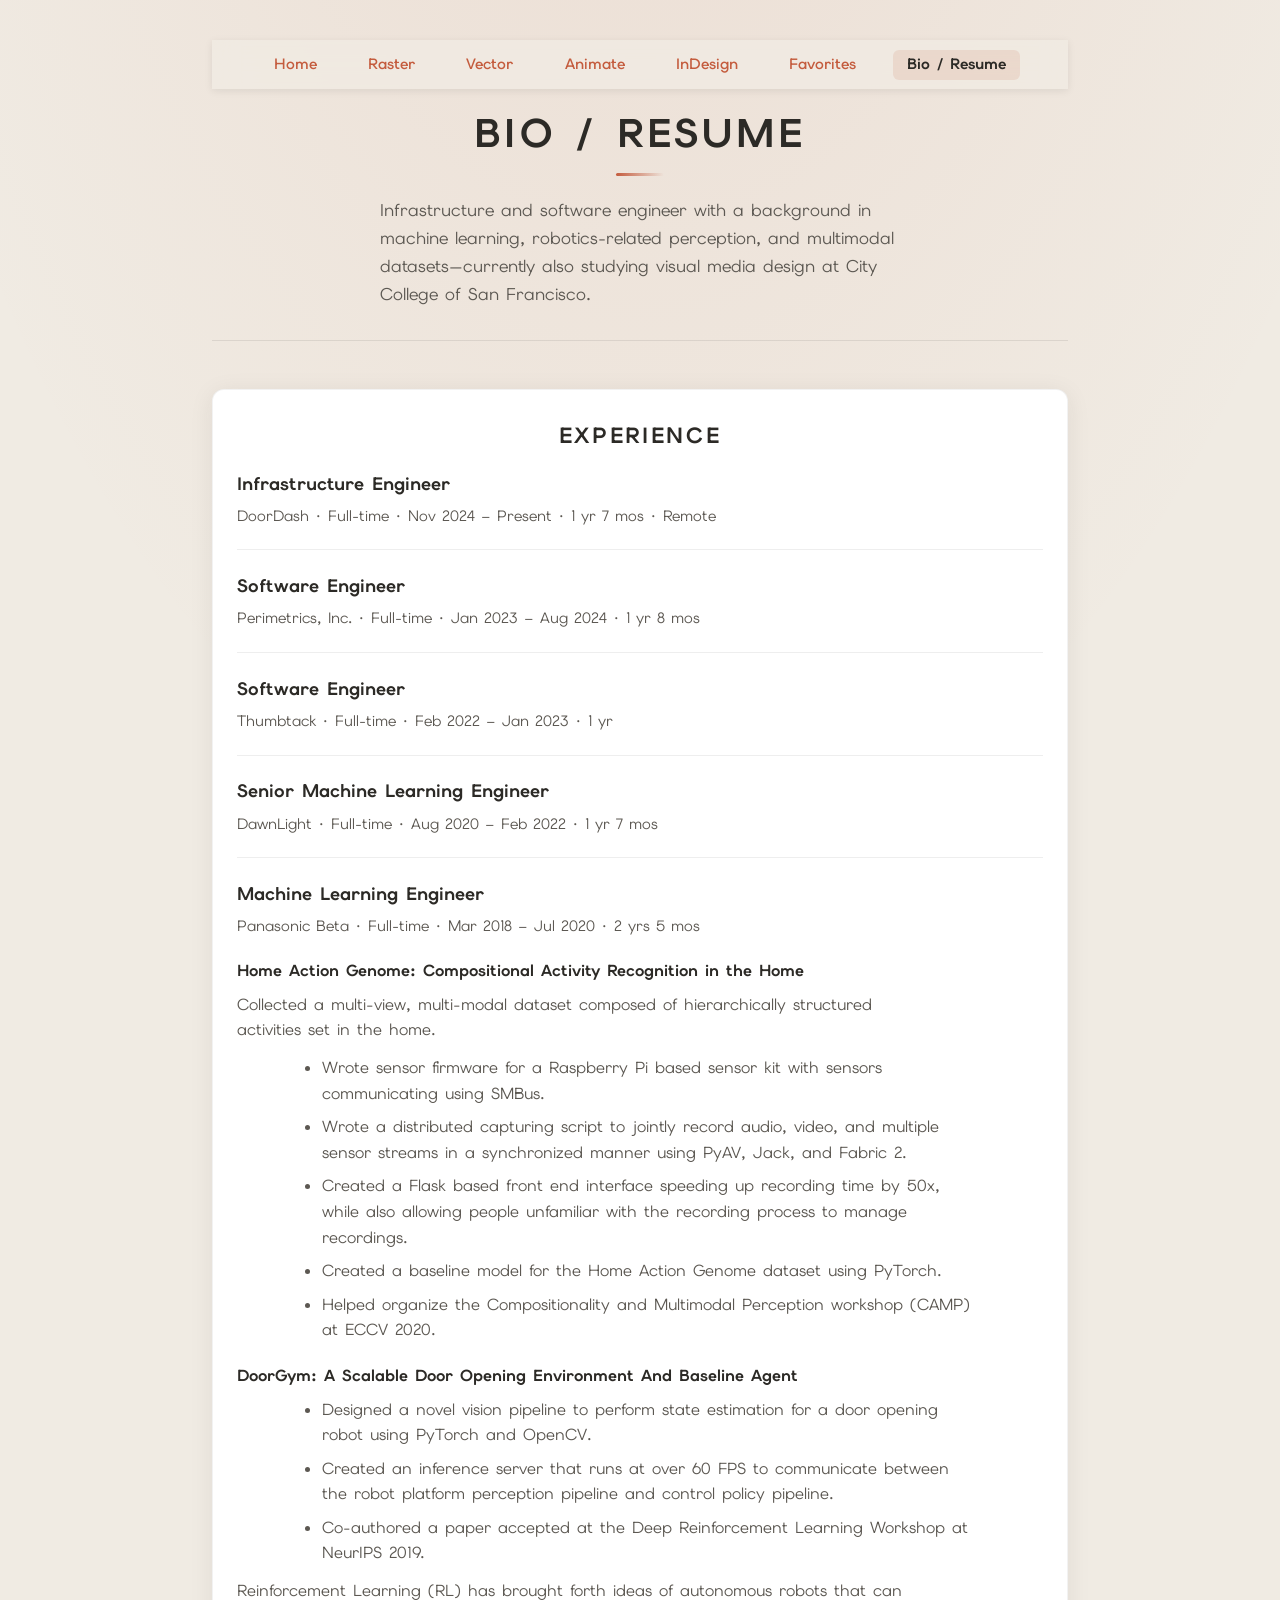
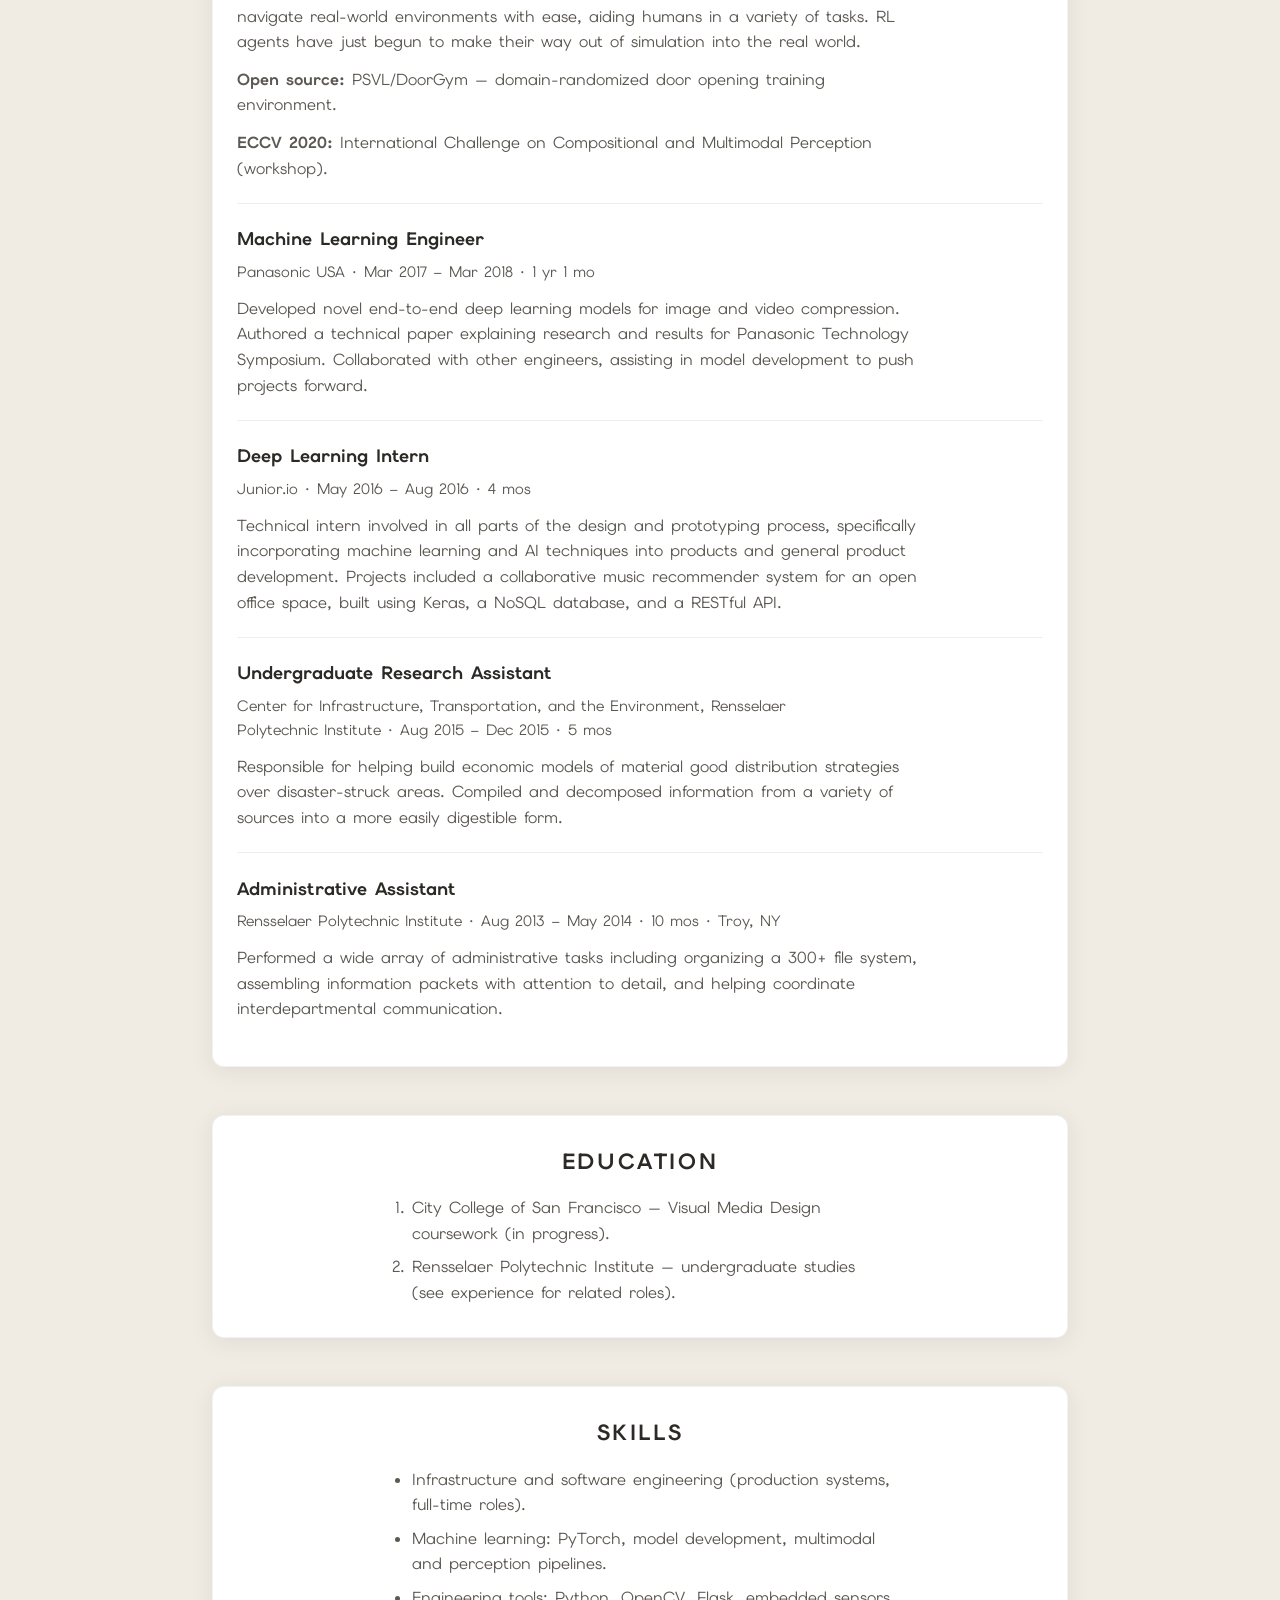
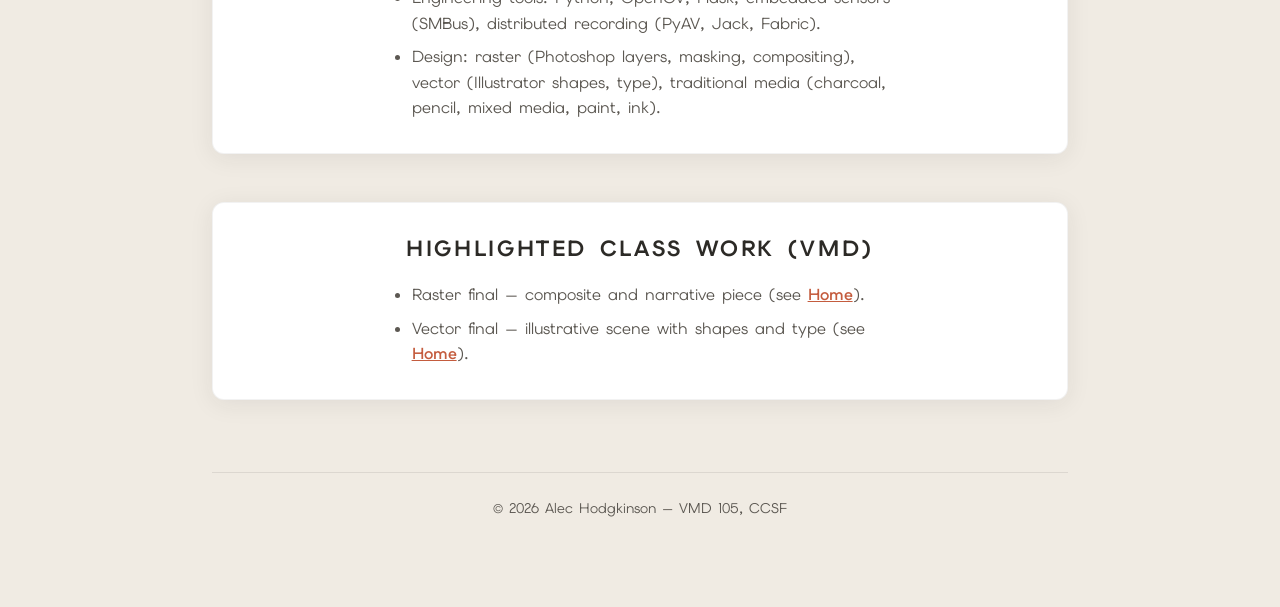
<file: bio.html>
<!DOCTYPE html>
<html lang="en">
<head>
    <meta charset="UTF-8">
    <meta name="viewport" content="width=device-width, initial-scale=1.0">
    <title>Bio / Resume — Alec Hodgkinson</title>
    <link rel="stylesheet" href="css/style.css">
</head>
<body class="bio-page">
    <nav class="site-nav" aria-label="Main navigation">
        <a class="site-nav-link" href="index.html">Home</a>
        <a class="site-nav-link" href="index.html#raster-heading">Raster</a>
        <a class="site-nav-link" href="index.html#vector-heading">Vector</a>
        <a class="site-nav-link" href="index.html#animate-heading">Animate</a>
        <a class="site-nav-link" href="index.html#indesign-heading">InDesign</a>
        <a class="site-nav-link" href="index.html#favorites-heading">Favorites</a>
        <span class="site-nav-current" aria-current="page">Bio / Resume</span>
    </nav>

    <header class="site-header">
        <h1>Bio / Resume</h1>
        <p id="intro">
            Infrastructure and software engineer with a background in machine learning, robotics-related perception, and multimodal datasets—currently also studying visual media design at City College of San Francisco.
        </p>
    </header>

    <main>

        <section class="bio-section bio-section-experience" aria-labelledby="experience-heading">
            <h2 id="experience-heading">Experience</h2>

            <article class="experience-role">
                <h3>Infrastructure Engineer</h3>
                <p class="role-meta">DoorDash · Full-time · Nov 2024 – Present · 1 yr 7 mos · Remote</p>
            </article>

            <article class="experience-role">
                <h3>Software Engineer</h3>
                <p class="role-meta">Perimetrics, Inc. · Full-time · Jan 2023 – Aug 2024 · 1 yr 8 mos</p>
            </article>

            <article class="experience-role">
                <h3>Software Engineer</h3>
                <p class="role-meta">Thumbtack · Full-time · Feb 2022 – Jan 2023 · 1 yr</p>
            </article>

            <article class="experience-role">
                <h3>Senior Machine Learning Engineer</h3>
                <p class="role-meta">DawnLight · Full-time · Aug 2020 – Feb 2022 · 1 yr 7 mos</p>
            </article>

            <article class="experience-role">
                <h3>Machine Learning Engineer</h3>
                <p class="role-meta">Panasonic Beta · Full-time · Mar 2018 – Jul 2020 · 2 yrs 5 mos</p>

                <h4>Home Action Genome: Compositional Activity Recognition in the Home</h4>
                <p>Collected a multi-view, multi-modal dataset composed of hierarchically structured activities set in the home.</p>
                <ul>
                    <li>Wrote sensor firmware for a Raspberry Pi based sensor kit with sensors communicating using SMBus.</li>
                    <li>Wrote a distributed capturing script to jointly record audio, video, and multiple sensor streams in a synchronized manner using PyAV, Jack, and Fabric 2.</li>
                    <li>Created a Flask based front end interface speeding up recording time by 50x, while also allowing people unfamiliar with the recording process to manage recordings.</li>
                    <li>Created a baseline model for the Home Action Genome dataset using PyTorch.</li>
                    <li>Helped organize the Compositionality and Multimodal Perception workshop (CAMP) at ECCV 2020.</li>
                </ul>

                <h4>DoorGym: A Scalable Door Opening Environment And Baseline Agent</h4>
                <ul>
                    <li>Designed a novel vision pipeline to perform state estimation for a door opening robot using PyTorch and OpenCV.</li>
                    <li>Created an inference server that runs at over 60 FPS to communicate between the robot platform perception pipeline and control policy pipeline.</li>
                    <li>Co-authored a paper accepted at the Deep Reinforcement Learning Workshop at NeurIPS 2019.</li>
                </ul>
                <p class="role-note">Reinforcement Learning (RL) has brought forth ideas of autonomous robots that can navigate real-world environments with ease, aiding humans in a variety of tasks. RL agents have just begun to make their way out of simulation into the real world.</p>
                <p class="role-note"><strong>Open source:</strong> PSVL/DoorGym — domain-randomized door opening training environment.</p>
                <p class="role-note"><strong>ECCV 2020:</strong> International Challenge on Compositional and Multimodal Perception (workshop).</p>
            </article>

            <article class="experience-role">
                <h3>Machine Learning Engineer</h3>
                <p class="role-meta">Panasonic USA · Mar 2017 – Mar 2018 · 1 yr 1 mo</p>
                <p>Developed novel end-to-end deep learning models for image and video compression. Authored a technical paper explaining research and results for Panasonic Technology Symposium. Collaborated with other engineers, assisting in model development to push projects forward.</p>
            </article>

            <article class="experience-role">
                <h3>Deep Learning Intern</h3>
                <p class="role-meta">Junior.io · May 2016 – Aug 2016 · 4 mos</p>
                <p>Technical intern involved in all parts of the design and prototyping process, specifically incorporating machine learning and AI techniques into products and general product development. Projects included a collaborative music recommender system for an open office space, built using Keras, a NoSQL database, and a RESTful API.</p>
            </article>

            <article class="experience-role">
                <h3>Undergraduate Research Assistant</h3>
                <p class="role-meta">Center for Infrastructure, Transportation, and the Environment, Rensselaer Polytechnic Institute · Aug 2015 – Dec 2015 · 5 mos</p>
                <p>Responsible for helping build economic models of material good distribution strategies over disaster-struck areas. Compiled and decomposed information from a variety of sources into a more easily digestible form.</p>
            </article>

            <article class="experience-role">
                <h3>Administrative Assistant</h3>
                <p class="role-meta">Rensselaer Polytechnic Institute · Aug 2013 – May 2014 · 10 mos · Troy, NY</p>
                <p>Performed a wide array of administrative tasks including organizing a 300+ file system, assembling information packets with attention to detail, and helping coordinate interdepartmental communication.</p>
            </article>
        </section>

        <section class="bio-section" aria-labelledby="education-heading">
            <h2 id="education-heading">Education</h2>
            <ol>
                <li>City College of San Francisco — Visual Media Design coursework (in progress).</li>
                <li>Rensselaer Polytechnic Institute — undergraduate studies (see experience for related roles).</li>
            </ol>
        </section>

        <section class="bio-section" aria-labelledby="skills-heading">
            <h2 id="skills-heading">Skills</h2>
            <ul>
                <li>Infrastructure and software engineering (production systems, full-time roles).</li>
                <li>Machine learning: PyTorch, model development, multimodal and perception pipelines.</li>
                <li>Engineering tools: Python, OpenCV, Flask, embedded sensors (SMBus), distributed recording (PyAV, Jack, Fabric).</li>
                <li>Design: raster (Photoshop layers, masking, compositing), vector (Illustrator shapes, type), traditional media (charcoal, pencil, mixed media, paint, ink).</li>
            </ul>
        </section>

        <section class="bio-section" aria-labelledby="projects-heading">
            <h2 id="projects-heading">Highlighted class work (VMD)</h2>
            <ul>
                <li>Raster final — composite and narrative piece (see <a href="index.html">Home</a>).</li>
                <li>Vector final — illustrative scene with shapes and type (see <a href="index.html">Home</a>).</li>
            </ul>
        </section>
    </main>

    <footer class="site-footer">
        <p>&copy; 2026 Alec Hodgkinson &mdash; VMD 105, CCSF</p>
    </footer>
</body>
</html>
</file>
<file: css/style.css>
@import url("https://fonts.googleapis.com/css2?family=Elms+Sans:wght@400;600;700&display=swap");

:root {
  --color-bg: #f0ebe3;
  --color-surface: #ffffff;
  --color-text: #2c2a26;
  --color-text-muted: #5c5852;
  --color-accent: #c45c3e;
  --color-accent-soft: rgba(196, 92, 62, 0.12);
  --radius-lg: 12px;
  --shadow-soft: 0 4px 24px rgba(44, 42, 38, 0.08);
  --shadow-image: 0 8px 32px rgba(44, 42, 38, 0.12);
  --font-sans:
    "Elms Sans",
    system-ui,
    -apple-system,
    "Segoe UI",
    Roboto,
    Arial,
    sans-serif;
  --space-section: 3rem;
}

*,
*::before,
*::after {
  box-sizing: border-box;
}

* {
  margin: 0;
  padding: 0;
}

html {
  -webkit-text-size-adjust: 100%;
  scroll-behavior: smooth;
}

body {
  width: 70%;
  max-width: 960px;
  margin-inline: auto;
  min-height: 100vh;
  padding: 2.5rem 1.25rem 4rem;
  font-family: var(--font-sans);
  font-optical-sizing: auto;
  line-height: 1.6;
  color: var(--color-text);
  background: var(--color-bg);
  background-image: radial-gradient(ellipse 120% 80% at 50% -20%, var(--color-accent-soft), transparent 55%);
  -webkit-font-smoothing: antialiased;
}

.site-nav {
  position: sticky;
  top: 0;
  z-index: 100;
  display: flex;
  flex-wrap: wrap;
  justify-content: center;
  align-items: center;
  gap: 1.5rem;
  padding: 0.6rem 1rem;
  margin-bottom: 1.25rem;
  font-size: 0.9375rem;
  background: rgba(240, 235, 227, 0.75);
  backdrop-filter: blur(12px);
  -webkit-backdrop-filter: blur(12px);
  box-shadow: 0 2px 8px rgba(0, 0, 0, 0.08);
}

/* Same padding/box on every slot so swapping “current” doesn’t resize the nav */
.site-nav > a,
.site-nav > span {
  display: inline-block;
  padding: 0.35rem 0.85rem;
  border-radius: 6px;
  line-height: 1.25;
}

.site-nav-current {
  font-weight: 700;
  color: var(--color-text);
  background: var(--color-accent-soft);
}

.site-nav-link {
  font-weight: 600;
  color: var(--color-accent);
  text-decoration: none;
  background: transparent;
  transition:
    background-color 0.15s ease,
    color 0.15s ease;
}

.site-nav-link:hover {
  background: rgba(196, 92, 62, 0.1);
}

.site-nav-link:hover,
.site-nav-link:focus-visible {
  text-decoration: none;
}

.site-nav-link:focus-visible {
  outline: 3px solid var(--color-accent);
  outline-offset: 3px;
  border-radius: 2px;
}

.favorite-links {
  display: flex;
  flex-wrap: wrap;
  align-items: center;
  justify-content: center;
  gap: 2rem;
}

.favorite-links-sites {
  flex-direction: column;
  align-items: stretch;
  gap: 1rem;
  width: 100%;
  max-width: 28rem;
  margin-inline: auto;
}

.favorite-media-lede {
  text-align: center;
  max-width: 52ch;
  margin-inline: auto;
  margin-bottom: 1.25rem !important;
  color: var(--color-text-muted);
}

.favorite-media-card {
  flex-direction: column;
  padding: 1.25rem 1.5rem;
  margin-bottom: 1.25rem;
}

.favorite-site-link {
  display: block;
  padding: 0.85rem 1.1rem;
  border-radius: 8px;
  font-weight: 700;
  color: var(--color-accent);
  text-decoration: none;
  background: var(--color-surface);
  border: 2px solid var(--color-accent);
  transition:
    background-color 0.15s ease,
    color 0.15s ease;
}

.favorite-site-link:hover {
  background: var(--color-accent-soft);
  color: var(--color-text);
}

.favorite-site-link:focus-visible {
  outline: 3px solid var(--color-accent);
  outline-offset: 3px;
}

.favorite-site-link__hint {
  display: block;
  margin-top: 0.25rem;
  font-weight: 500;
  font-size: 0.875rem;
  color: var(--color-text-muted);
}

.favorite-site-link:hover .favorite-site-link__hint {
  color: var(--color-text-muted);
}

.favorite-media-video-wrap {
  margin-bottom: 0.5rem;
}

.video-embed {
  position: relative;
  width: 100%;
  max-width: 560px;
  margin-inline: auto;
  aspect-ratio: 16 / 9;
  border-radius: 8px;
  overflow: hidden;
  background: #000;
}

.video-embed iframe {
  position: absolute;
  inset: 0;
  width: 100%;
  height: 100%;
  border: 0;
}

.favorite-media-caption {
  margin-top: 0.65rem;
  font-size: 0.875rem;
  color: var(--color-text-muted);
  text-align: center;
}

.favorite-media-footnote {
  font-size: 0.875rem !important;
  text-align: center !important;
  margin-top: 0.75rem !important;
  margin-bottom: 0 !important;
  color: var(--color-text-muted) !important;
}

.favorite-subsection {
  margin-bottom: 0;
}

.favorite-subsection + .favorite-subsection {
  margin-top: 1.75rem;
  padding-top: 1.75rem;
  border-top: 1px solid rgba(44, 42, 38, 0.1);
}

.project-favorites .favorite-subsection__title {
  font-size: clamp(0.9rem, 2vw, 1rem);
  font-weight: 700;
  letter-spacing: 0.1em;
  text-transform: uppercase;
  color: var(--color-text);
  text-align: center;
  margin-bottom: 1rem;
}

.favorite-subsection-video .favorite-media-video-wrap {
  margin-bottom: 0;
}

.bio-page .bio-section {
  background: var(--color-surface);
  border-radius: var(--radius-lg);
  padding: 1.75rem 1.5rem 2rem;
  box-shadow: var(--shadow-soft);
  border: 1px solid rgba(44, 42, 38, 0.06);
  margin-bottom: var(--space-section);
}

.bio-page .bio-section h2 {
  margin-bottom: 1rem;
}

.bio-page .bio-section ul,
.bio-page .bio-section ol {
  margin-inline: auto;
  max-width: 50ch;
  padding-left: 1.35rem;
  color: var(--color-text-muted);
  text-align: left;
}

.bio-page .bio-section li {
  margin-bottom: 0.5rem;
}

.bio-page .bio-section li:last-child {
  margin-bottom: 0;
}

.bio-page .bio-section-experience ul,
.bio-page .bio-section-experience ol {
  max-width: 68ch;
}

.bio-page .bio-section-experience .experience-role ~ .experience-role {
  border-top: 1px solid rgba(44, 42, 38, 0.08);
  margin-top: 1.35rem;
  padding-top: 1.35rem;
}

.bio-page .bio-section h3 {
  font-size: 1.125rem;
  font-weight: 700;
  color: var(--color-text);
  text-align: left;
  margin-bottom: 0.35rem;
  letter-spacing: normal;
  text-transform: none;
}

.bio-page .bio-section h4 {
  font-size: 1rem;
  font-weight: 700;
  color: var(--color-text);
  text-align: left;
  margin-top: 1.25rem;
  margin-bottom: 0.5rem;
  letter-spacing: normal;
  text-transform: none;
}

.bio-page .role-meta {
  font-size: 0.9375rem;
  color: var(--color-text-muted);
  margin-bottom: 0.75rem;
  text-align: left;
  max-width: 68ch;
}

.bio-page .bio-section .experience-role > p:not(.role-meta) {
  font-size: 1rem;
  color: var(--color-text-muted);
  text-align: left;
  max-width: 68ch;
  margin-bottom: 0.75rem;
}

.bio-page .role-note {
  font-size: 0.9375rem;
  color: var(--color-text-muted);
  text-align: left;
  max-width: 68ch;
  margin-top: 0.75rem;
  line-height: 1.6;
}

.bio-page .bio-section a {
  color: var(--color-accent);
  font-weight: 600;
}

h1,
h2,
h3,
h4,
h5,
h6 {
  font-size: inherit;
  font-weight: inherit;
}

img,
picture,
video,
canvas,
svg {
  display: block;
  max-width: 100%;
  height: auto;
}

input,
button,
textarea,
select {
  font: inherit;
}

.site-header {
  text-align: center;
  margin-bottom: var(--space-section);
  padding-bottom: 2rem;
  border-bottom: 1px solid rgba(44, 42, 38, 0.1);
}

h1 {
  font-size: clamp(1.75rem, 4vw, 2.5rem);
  font-weight: 700;
  letter-spacing: 0.08em;
  text-transform: uppercase;
  color: var(--color-text);
  margin-bottom: 1.25rem;
  line-height: 1.2;
}

h1::after {
  content: "";
  display: block;
  width: 3rem;
  height: 3px;
  margin: 1rem auto 0;
  background: linear-gradient(90deg, var(--color-accent), transparent);
  border-radius: 2px;
}

#intro {
  font-size: 1.0625rem;
  font-weight: 400;
  color: var(--color-text-muted);
  text-align: left;
  max-width: 52ch;
  margin-inline: auto;
  line-height: 1.65;
}

.site-main {
  display: flex;
  flex-direction: column;
  gap: var(--space-section);
}

.project {
  background: var(--color-surface);
  border-radius: var(--radius-lg);
  padding: 1.75rem 1.5rem 2rem;
  box-shadow: var(--shadow-soft);
  border: 1px solid rgba(44, 42, 38, 0.06);
  transition: transform 0.2s ease, box-shadow 0.2s ease;
  scroll-margin-top: 4rem;
}

.project:hover {
  transform: translateY(-3px);
  box-shadow: 0 8px 32px rgba(44, 42, 38, 0.14);
}

h2 {
  font-size: clamp(1.125rem, 2.5vw, 1.375rem);
  font-weight: 700;
  letter-spacing: 0.12em;
  text-transform: uppercase;
  color: var(--color-text);
  text-align: center;
  margin-bottom: 1.25rem;
}

.project-figure {
  margin: 0 0 1.25rem;
  border-radius: 8px;
  overflow: hidden;
  box-shadow: var(--shadow-image);
}

.project-figure img {
  width: 100%;
  object-fit: contain;
  background: #f7f5f2;
}

.project-figure-pdf {
  background: #f7f5f2;
}

.project-pdf-frame {
  display: block;
  width: 100%;
  min-height: clamp(280px, 55vh, 640px);
  border: none;
}

.pdf-fallback-link {
  text-align: center;
  margin-top: 0.5rem !important;
}

.pdf-fallback-link a {
  font-weight: 600;
  color: var(--color-accent);
  text-underline-offset: 3px;
}

.pdf-fallback-link a:hover {
  text-underline-offset: 4px;
}

.project-figure-link {
  box-shadow: var(--shadow-image);
  background: #f7f5f2;
  padding: 1.5rem;
  display: flex;
  align-items: center;
  justify-content: center;
}

.favorite-link {
  display: inline-block;
  line-height: 0;
  border-radius: 6px;
  transition: transform 0.2s ease, box-shadow 0.2s ease;
}

.favorite-link:hover {
  transform: translateY(-2px);
}

.favorite-link:focus-visible {
  outline: 3px solid var(--color-accent);
  outline-offset: 4px;
}

.favorite-link img {
  max-height: 80px;
  width: auto;
  margin-inline: auto;
}

.project p {
  font-size: 1rem;
  font-weight: 400;
  color: var(--color-text-muted);
  text-align: left;
  max-width: 65ch;
  margin-inline: auto;
}

.project-favorites p {
  text-align: center;
}

@media (max-width: 600px) {
  body {
    width: 92%;
    padding: 1.5rem 0.75rem 3rem;
  }

  .project {
    padding: 1.25rem 1rem 1.5rem;
  }
}

/* Fade-in on scroll */
.project {
  opacity: 0;
  transform: translateY(20px) translateZ(0);
  transition:
    opacity 0.5s ease,
    transform 0.5s ease,
    box-shadow 0.2s ease;
}

/* Staggered delay per card */
.project:nth-child(1) { transition-delay: 0ms; }
.project:nth-child(2) { transition-delay: 80ms; }
.project:nth-child(3) { transition-delay: 160ms; }
.project:nth-child(4) { transition-delay: 240ms; }
.project:nth-child(5) { transition-delay: 320ms; }

.project.is-visible {
  opacity: 1;
  transform: translateY(0) translateZ(0);
}

.project.is-visible:hover {
  transform: translateY(-3px) translateZ(0);
}

/* Respect reduced-motion preference */
@media (prefers-reduced-motion: reduce) {
  .project {
    opacity: 1;
    transform: none;
    transition: box-shadow 0.2s ease;
    transition-delay: 0ms !important;
  }

  html {
    scroll-behavior: auto;
  }
}

/* Active nav link */
.site-nav-link.is-active {
  background: var(--color-accent-soft);
  color: var(--color-text);
  font-weight: 700;
}

/* Dim Home when a section is active */
.site-nav-current.is-dimmed {
  background: transparent;
  font-weight: 600;
  color: var(--color-accent);
}

/* Scroll-to-top button */
.scroll-top-btn {
  position: fixed;
  bottom: 2rem;
  right: 2rem;
  width: 2.5rem;
  height: 2.5rem;
  border-radius: 50%;
  border: none;
  background: var(--color-accent);
  color: #fff;
  font-size: 1.1rem;
  line-height: 1;
  cursor: pointer;
  box-shadow: 0 4px 12px rgba(196, 92, 62, 0.35);
  opacity: 0;
  transform: translateY(8px);
  transition: opacity 0.25s ease, transform 0.25s ease;
  pointer-events: none;
  z-index: 200;
}

.scroll-top-btn.is-visible {
  opacity: 1;
  transform: translateY(0);
  pointer-events: auto;
}

.scroll-top-btn:hover {
  background: #b04e33;
}

.scroll-top-btn:focus-visible {
  outline: 3px solid var(--color-accent);
  outline-offset: 3px;
}

/* Footer */
.site-footer {
  margin-top: calc(var(--space-section) * 1.5);
  padding: 1.5rem 1rem;
  border-top: 1px solid rgba(44, 42, 38, 0.1);
  text-align: center;
  font-size: 0.875rem;
  color: var(--color-text-muted);
}
</file>
